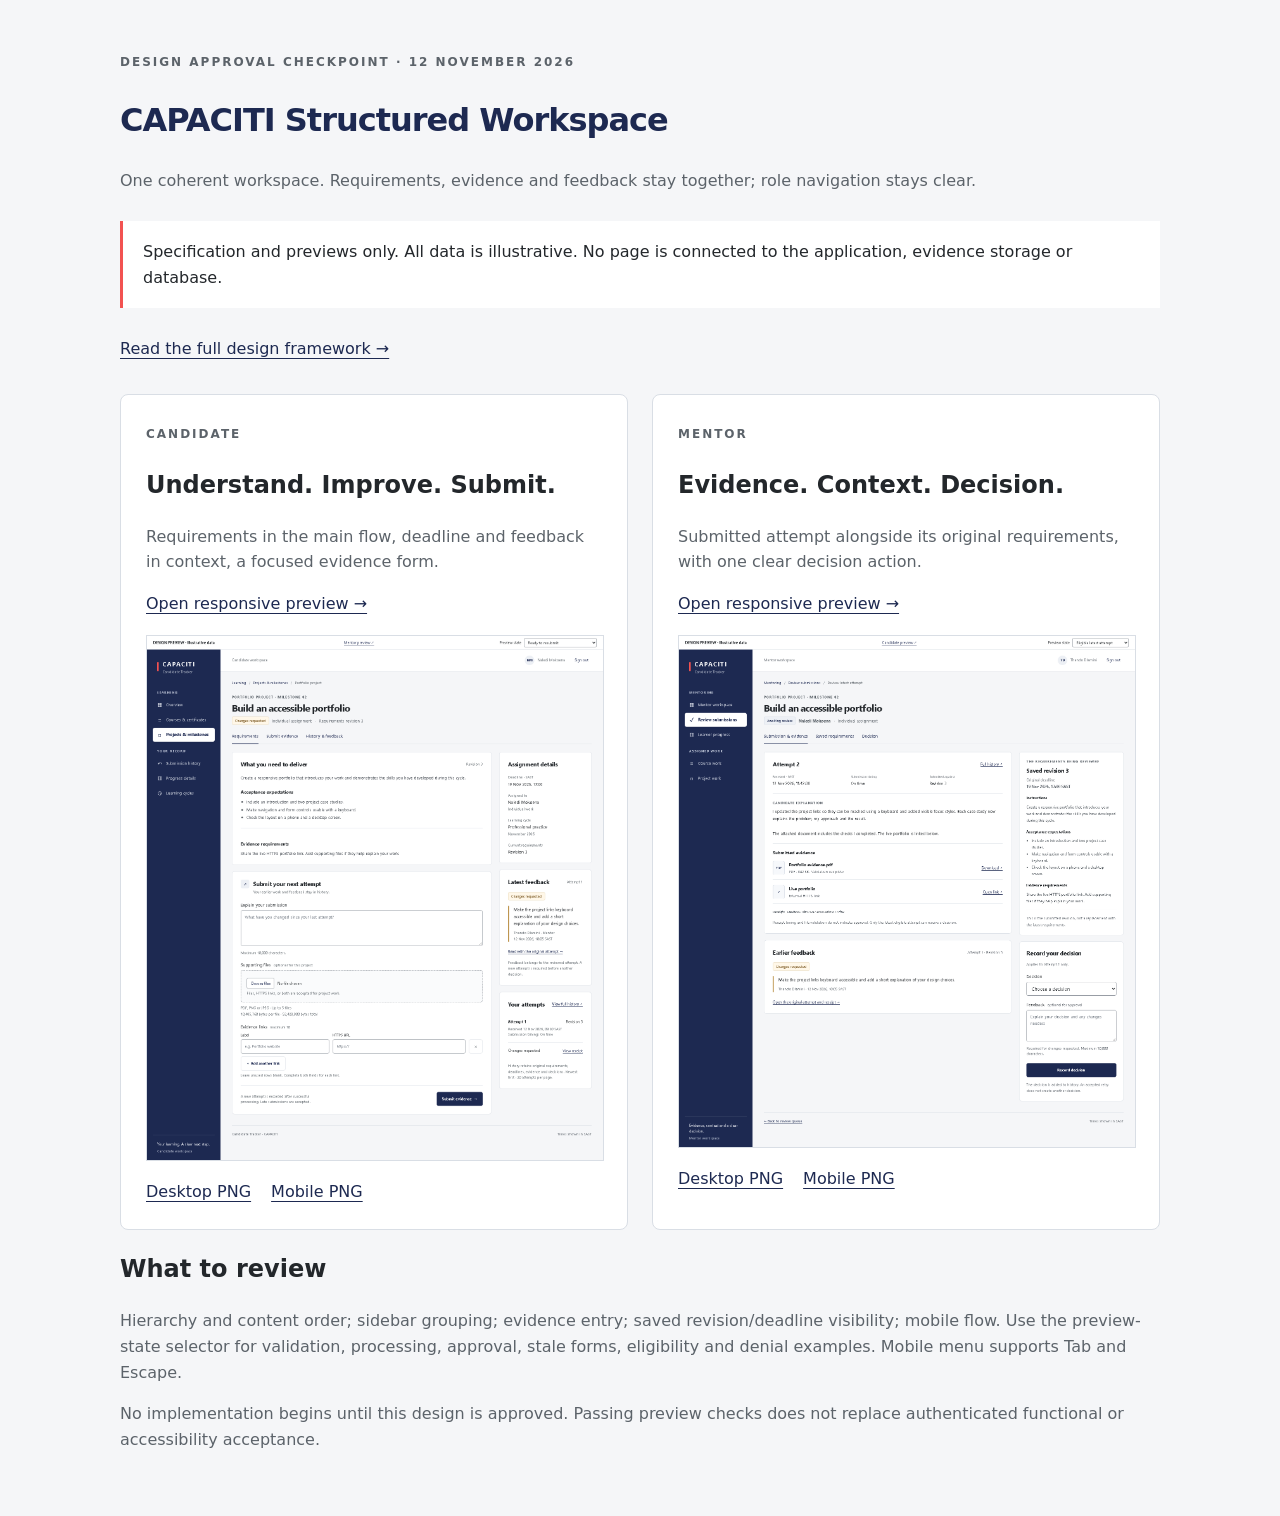
<file: docs/ui-previews/index.html>
<!doctype html><html lang="en"><head><meta charset="utf-8"><meta name="viewport" content="width=device-width,initial-scale=1"><title>CAPACITI Structured Workspace — design review</title><style>body{font:16px/1.6 system-ui,sans-serif;background:#f5f6f8;color:#23272b;margin:0}main{max-width:1040px;margin:auto;padding:48px 24px}h1{font-size:32px;color:#1d2951;letter-spacing:-1px}a{color:#1d2951;text-underline-offset:4px}a:focus-visible{outline:3px solid #1d2951;outline-offset:4px}.grid{display:grid;grid-template-columns:1fr 1fr;gap:24px;margin-top:32px}article{background:white;border:1px solid #d9dee5;border-radius:8px;padding:25px}img{width:100%;border:1px solid #d9dee5;margin:18px 0 10px}p{color:#5c636a}.label{font-size:12px;letter-spacing:2px;font-weight:700;color:#5c636a}.note{padding:18px 20px;border-left:3px solid #f25251;background:white;margin:28px 0}.links{display:flex;gap:20px;flex-wrap:wrap}@media(max-width:680px){.grid{grid-template-columns:1fr}main{padding:24px 16px}h1{font-size:27px}}</style></head><body><main><span class="label">DESIGN APPROVAL CHECKPOINT · 12 NOVEMBER 2026</span><h1>CAPACITI Structured Workspace</h1><p>One coherent workspace. Requirements, evidence and feedback stay together; role navigation stays clear.</p><div class="note">Specification and previews only. All data is illustrative. No page is connected to the application, evidence storage or database.</div><p><a href="../ui-design-framework.md">Read the full design framework →</a></p><div class="grid"><article><span class="label">CANDIDATE</span><h2>Understand. Improve. Submit.</h2><p>Requirements in the main flow, deadline and feedback in context, a focused evidence form.</p><a href="candidate-assignment.html">Open responsive preview →</a><img src="candidate-desktop.png" alt="Candidate desktop preview"><div class="links"><a href="candidate-desktop.png">Desktop PNG</a><a href="candidate-mobile.png">Mobile PNG</a></div></article><article><span class="label">MENTOR</span><h2>Evidence. Context. Decision.</h2><p>Submitted attempt alongside its original requirements, with one clear decision action.</p><a href="mentor-review.html">Open responsive preview →</a><img src="mentor-desktop.png" alt="Mentor desktop preview"><div class="links"><a href="mentor-desktop.png">Desktop PNG</a><a href="mentor-mobile.png">Mobile PNG</a></div></article></div><h2>What to review</h2><p>Hierarchy and content order; sidebar grouping; evidence entry; saved revision/deadline visibility; mobile flow. Use the preview-state selector for validation, processing, approval, stale forms, eligibility and denial examples. Mobile menu supports Tab and Escape.</p><p>No implementation begins until this design is approved. Passing preview checks does not replace authenticated functional or accessibility acceptance.</p></main></body></html>
</file>
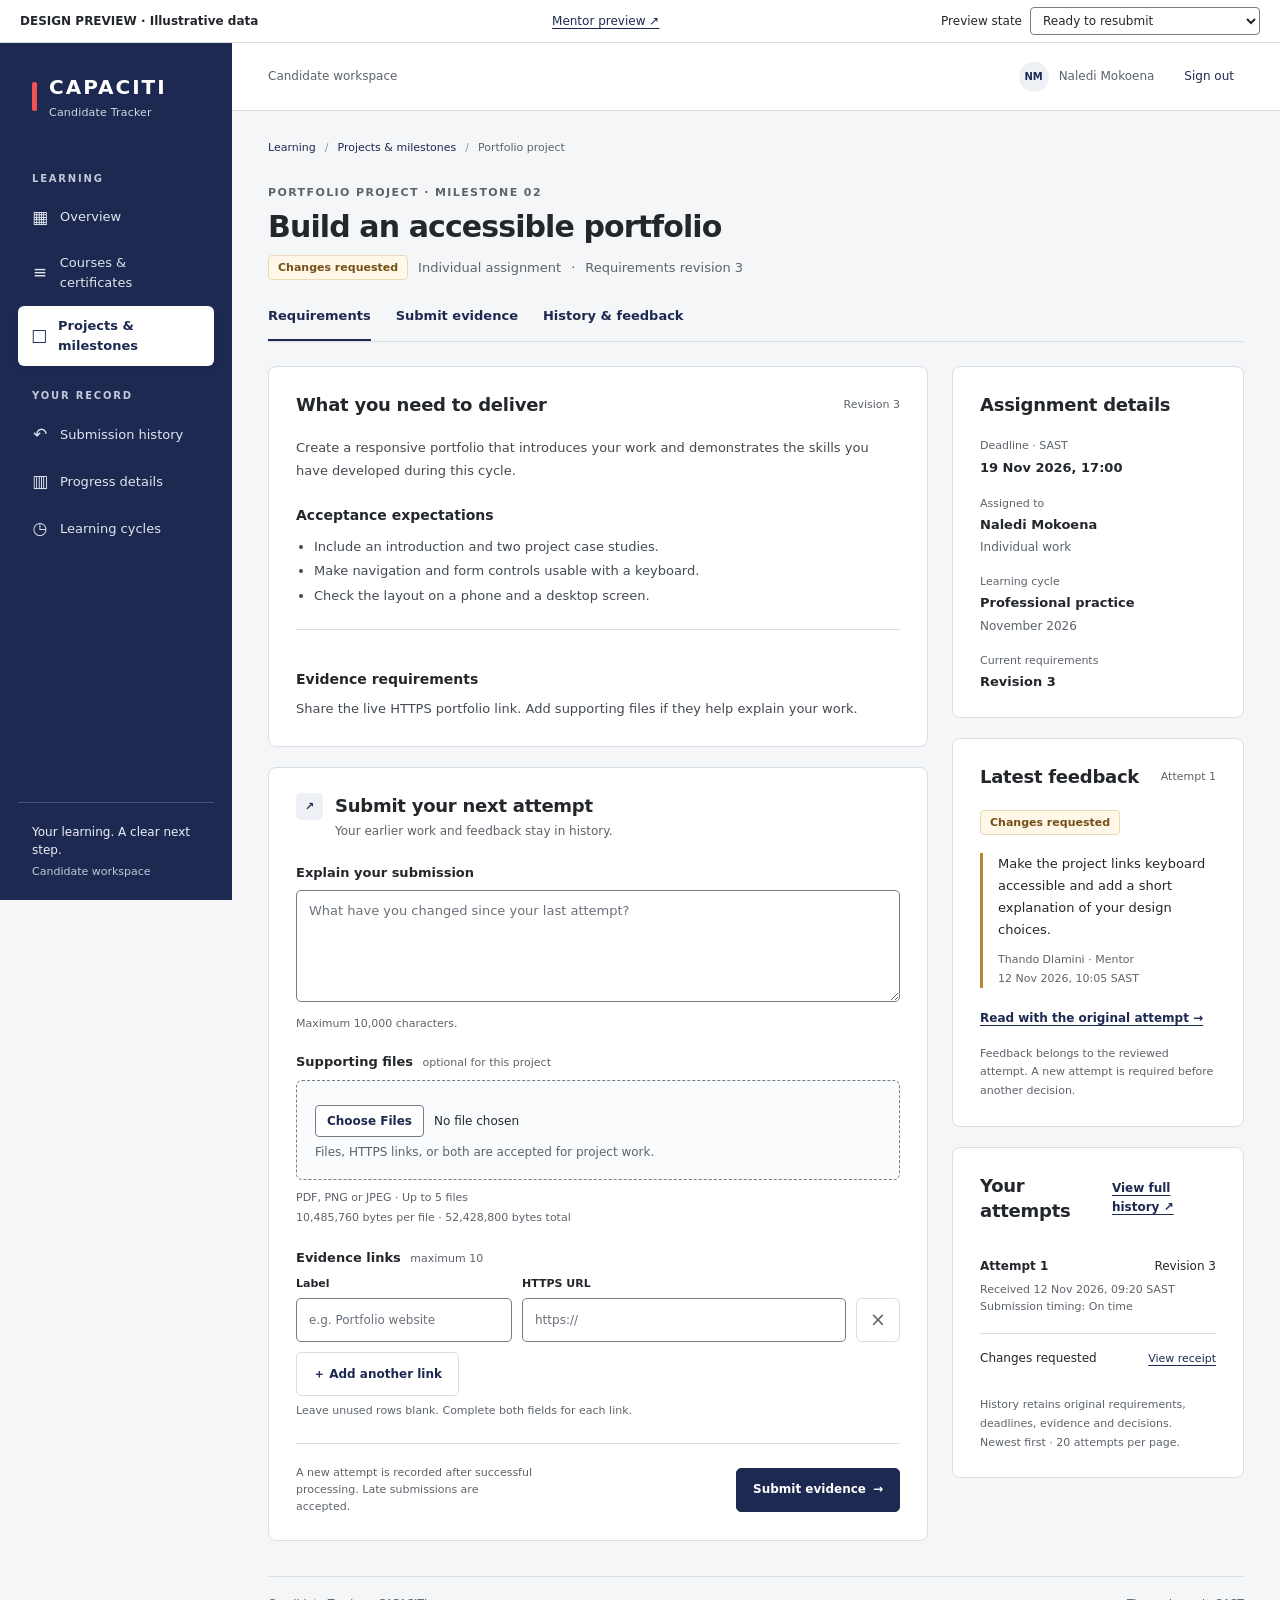
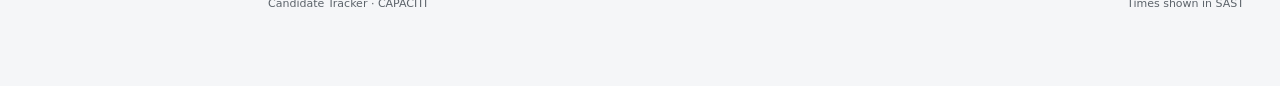
<file: docs/ui-previews/candidate-assignment.html>
<!doctype html>
<html lang="en"><head><meta charset="utf-8"><meta name="viewport" content="width=device-width,initial-scale=1"><title>Candidate assignment — design preview</title><link rel="stylesheet" href="workspace.css"><script src="preview.js" defer></script></head>
<body data-screen="candidate">
<a class="skip" href="#main">Skip to assignment</a>
<div class="preview-bar"><strong>DESIGN PREVIEW · Illustrative data</strong><a class="preview-other" href="mentor-review.html">Mentor preview ↗</a><label for="scenario">Preview state<select id="scenario"><option value="ready">Ready to resubmit</option><option value="validation">Validation error</option><option value="processing">Files processing</option><option value="approved">Effective approval</option><option value="requirements-changed">Approval invalidated</option><option value="reopened">Approval reopened</option><option value="stale">Requirements changed while open</option><option value="team-joiner">Team: later joiner</option><option value="denied">Access denied / former member</option></select></label></div>
<div class="scrim" data-scrim></div><aside class="sidebar" id="navigation" aria-label="Candidate navigation"><button class="close-menu" type="button" data-close>Close menu ×</button><div class="brand"><span class="brand-mark" aria-hidden="true"></span><div><strong>CAPACITI</strong><small>Candidate Tracker</small></div></div><nav aria-label="Main navigation"><p class="nav-label">Learning</p><a href="#" data-route="/Candidate"><span class="nav-symbol" aria-hidden="true">▦</span>Overview</a><a href="#" data-route="/Candidate/Courses"><span class="nav-symbol" aria-hidden="true">≡</span>Courses &amp; certificates</a><a href="#" data-route="/Candidate/Assignments" aria-current="page"><span class="nav-symbol" aria-hidden="true">□</span>Projects &amp; milestones</a><p class="nav-label">Your record</p><a href="#" data-route="/Candidate#submission-history"><span class="nav-symbol" aria-hidden="true">↶</span>Submission history</a><a href="#" data-route="/Candidate/Progress"><span class="nav-symbol" aria-hidden="true">▥</span>Progress details</a><a href="#" data-route="/Candidate#learning-context"><span class="nav-symbol" aria-hidden="true">◷</span>Learning cycles</a></nav><div class="sidebar-foot"><b>Your learning. A clear next step.</b>Candidate workspace</div></aside>
<div class="frame"><header class="topbar"><div class="top-context"><button class="menu-toggle" type="button" data-menu aria-controls="navigation" aria-expanded="false" aria-label="Open navigation">☰</button><span>Candidate workspace</span></div><div class="account"><span class="avatar" aria-hidden="true">NM</span><span class="account-name">Naledi Mokoena</span><button type="button" data-preview-action="No session is connected to this preview.">Sign out</button></div></header>
<main class="main" id="main" tabindex="-1"><div class="denied" data-denied hidden><p class="eyebrow">Learning workspace</p><h1>Assignment unavailable</h1><p>You cannot access this record with your current permissions.</p><p class="help-note">Return to your current assignments. Historical team credit does not grant access.</p><a class="button subtle" href="#" data-route="/Candidate/Assignments">View my assignments</a></div>
<div data-authorized><nav class="breadcrumbs" aria-label="Breadcrumb"><a href="#" data-route="/Candidate">Learning</a><span aria-hidden="true">/</span><a href="#" data-route="/Candidate/Assignments">Projects &amp; milestones</a><span aria-hidden="true">/</span><span>Portfolio project</span></nav>
<header class="heading"><p class="eyebrow">Portfolio project · Milestone 02</p><h1>Build an accessible portfolio</h1><div class="subline"><span class="badge warning" data-main-status>Changes requested</span><span>Individual assignment</span><span aria-hidden="true">·</span><span>Requirements revision 3</span></div></header>
<div class="notice" data-state-message hidden role="status"></div>
<nav class="section-nav" aria-label="Assignment sections"><a href="#requirements">Requirements</a><a href="#submission">Submit evidence</a><a href="#history">History &amp; feedback</a></nav>
<div class="workspace"><div class="primary-content">
<section class="panel requirements" id="requirements" aria-labelledby="requirements-title"><div class="panel-top"><h2 id="requirements-title">What you need to deliver</h2><span class="tag">Revision 3</span></div><p class="body-copy">Create a responsive portfolio that introduces your work and demonstrates the skills you have developed during this cycle.</p><h3>Acceptance expectations</h3><ul><li>Include an introduction and two project case studies.</li><li>Make navigation and form controls usable with a keyboard.</li><li>Check the layout on a phone and a desktop screen.</li></ul><div class="rule"><h3>Evidence requirements</h3><p class="body-copy">Share the live HTTPS portfolio link. Add supporting files if they help explain your work.</p></div></section>
<section class="panel" id="submission" aria-labelledby="submission-title" data-action-region><div class="form-heading"><span class="step" aria-hidden="true">↗</span><div><h2 id="submission-title">Submit your next attempt</h2><p>Your earlier work and feedback stay in history.</p></div></div>
<form data-demo-form novalidate><div class="notice danger" data-validation hidden role="alert"><b>Check your evidence link</b>Complete both the label and HTTPS URL, or remove the unused row.</div><div class="field"><label for="explanation">Explain your submission</label><textarea id="explanation" maxlength="10000" placeholder="What have you changed since your last attempt?" required></textarea><p class="hint">Maximum 10,000 characters.</p></div>
<div class="field"><label for="files">Supporting files <span class="optional">optional for this project</span></label><div class="file-box"><input id="files" type="file" accept=".pdf,.png,.jpg,.jpeg" multiple aria-describedby="file-limits"><p class="small muted">Files, HTTPS links, or both are accepted for project work.</p></div><p class="limits" id="file-limits">PDF, PNG or JPEG · Up to 5 files<br>10,485,760 bytes per file · 52,428,800 bytes total</p></div>
<div class="field"><label>Evidence links <span class="optional">maximum 10</span></label><div data-link-rows><fieldset class="evidence-row"><legend class="small" hidden>Link 1</legend><div><label for="label-0">Label</label><input type="text" id="label-0" placeholder="e.g. Portfolio website" maxlength="200"></div><div><label for="url-0">HTTPS URL</label><input type="url" id="url-0" placeholder="https://" maxlength="2000"></div><button class="remove" type="button" data-remove aria-label="Remove link 1">×</button></fieldset></div><button class="button subtle" type="button" data-add>＋ Add another link</button><p class="hint" data-link-status aria-live="polite">Leave unused rows blank. Complete both fields for each link.</p></div>
<div class="actions"><p>A new attempt is recorded after successful processing. Late submissions are accepted.</p><button class="button primary" type="submit">Submit evidence <span aria-hidden="true">→</span></button></div></form></section>
<section class="panel" data-processing hidden><h2>Evidence is processing</h2><p class="body-copy">Your files have been received for validation. This is not yet a submitted attempt or an approval.</p><p class="help-note">Files remain unavailable until processing succeeds.</p><button class="button subtle" type="button" data-preview-action="Preview only. The live processing page has an authorized refresh link.">Refresh processing status</button></section>
</div>
<aside class="context" aria-label="Assignment context"><section class="panel assignment-context"><div class="panel-top"><h2>Assignment details</h2></div><dl class="context-list"><div><dt>Deadline · SAST</dt><dd>19 Nov 2026, 17:00</dd></div><div><dt>Assigned to</dt><dd>Naledi Mokoena<small>Individual work</small></dd></div><div><dt>Learning cycle</dt><dd>Professional practice<small>November 2026</small></dd></div><div><dt>Current requirements</dt><dd>Revision 3</dd></div></dl></section>
<section class="panel feedback-panel"><div class="panel-top"><h2>Latest feedback</h2><span class="tag">Attempt 1</span></div><span class="badge warning">Changes requested</span><blockquote class="feedback"><p>Make the project links keyboard accessible and add a short explanation of your design choices.</p><p class="byline">Thando Dlamini · Mentor<br>12 Nov 2026, 10:05 SAST</p></blockquote><a class="text-link" href="#history">Read with the original attempt →</a><p class="help-note">Feedback belongs to the reviewed attempt. A new attempt is required before another decision.</p></section>
<section class="panel history-panel" id="history"><div class="panel-top"><h2>Your attempts</h2><a class="text-link" href="#" data-route="/Candidate/SubmissionHistory/{assignmentId}">View full history ↗</a></div><ol class="history-list"><li><div class="row-title"><strong>Attempt 1</strong><span>Revision 3</span></div><p>Received 12 Nov 2026, 09:20 SAST</p><p>Submission timing: On time</p><div class="link-row"><span>Changes requested</span><a href="#" data-route="/Candidate/SubmissionHistory/{assignmentId}">View receipt</a></div></li></ol><p class="help-note">History retains original requirements, deadlines, evidence and decisions. Newest first · 20 attempts per page.</p></section></aside>
</div><footer class="footer-note"><span>Candidate Tracker · CAPACITI</span><span>Times shown in SAST</span></footer></div></main></div>
<div class="preview-status" role="status" data-preview-status hidden></div></body></html>
</file>
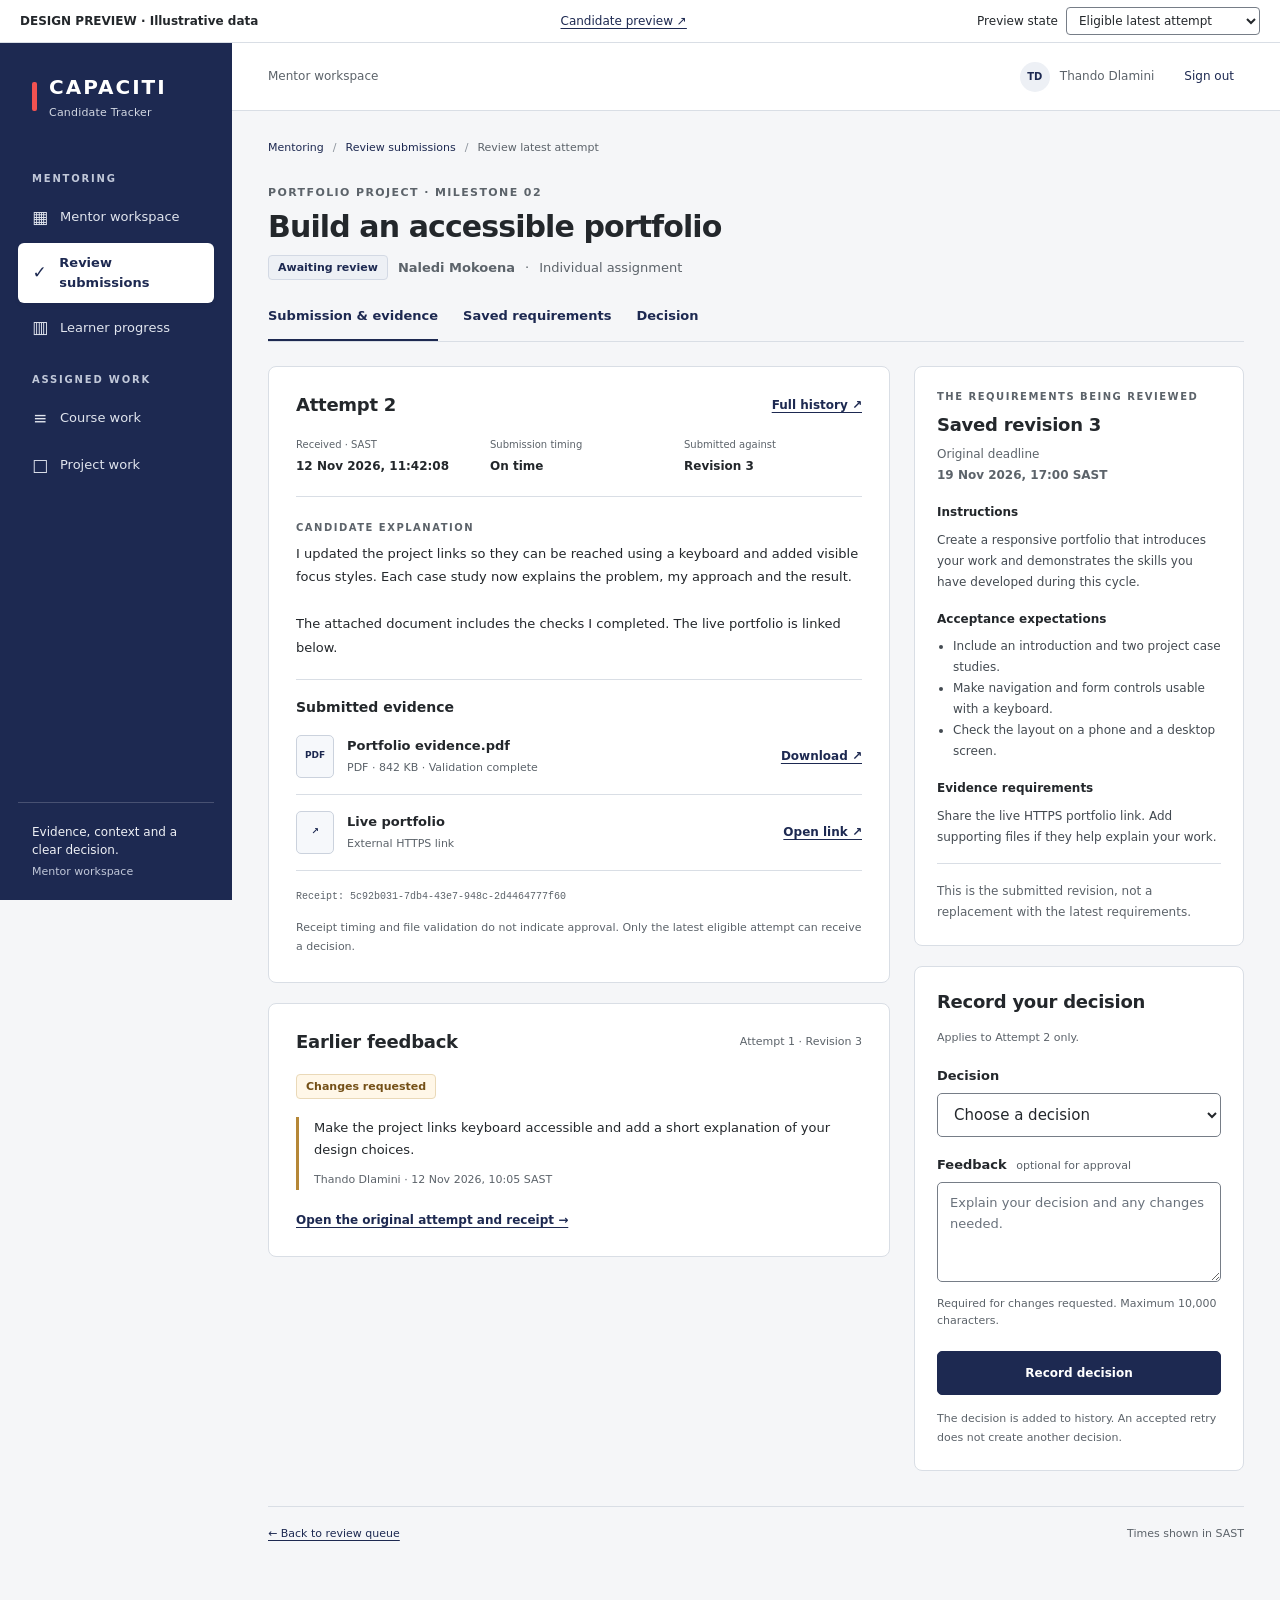
<file: docs/ui-previews/mentor-review.html>
﻿<!doctype html>
<html lang="en"><head><meta charset="utf-8"><meta name="viewport" content="width=device-width,initial-scale=1"><title>Mentor review — design preview</title><link rel="stylesheet" href="workspace.css"><script src="preview.js" defer></script></head>
<body data-screen="mentor"><a class="skip" href="#main">Skip to review</a><div class="preview-bar"><strong>DESIGN PREVIEW · Illustrative data</strong><a class="preview-other" href="candidate-assignment.html">Candidate preview ↗</a><label for="scenario">Preview state<select id="scenario"><option value="ready">Eligible latest attempt</option><option value="validation">Feedback required</option><option value="processing">Evidence unavailable</option><option value="approved">Effective approval</option><option value="requirements-changed">Fresh attempt required</option><option value="reopened">Approval reopened</option><option value="stale">Stale review form</option><option value="self">Self-review blocked</option><option value="denied">Out of scope / archived</option></select></label></div>
<div class="scrim" data-scrim></div><aside class="sidebar" id="navigation" aria-label="Mentor navigation"><button class="close-menu" type="button" data-close>Close menu ×</button><div class="brand"><span class="brand-mark" aria-hidden="true"></span><div><strong>CAPACITI</strong><small>Candidate Tracker</small></div></div><nav aria-label="Main navigation"><p class="nav-label">Mentoring</p><a href="#" data-route="/Mentor"><span class="nav-symbol" aria-hidden="true">▦</span>Mentor workspace</a><a href="#" data-route="/Mentor/ReviewQueue" aria-current="page"><span class="nav-symbol" aria-hidden="true">✓</span>Review submissions</a><a href="#" data-route="/Mentor/Progress"><span class="nav-symbol" aria-hidden="true">▥</span>Learner progress</a><p class="nav-label">Assigned work</p><a href="#" data-route="/Mentor/Courses"><span class="nav-symbol" aria-hidden="true">≡</span>Course work</a><a href="#" data-route="/Mentor/Assignments"><span class="nav-symbol" aria-hidden="true">□</span>Project work</a></nav><div class="sidebar-foot"><b>Evidence, context and a clear decision.</b>Mentor workspace</div></aside>
<div class="frame"><header class="topbar"><div class="top-context"><button class="menu-toggle" type="button" data-menu aria-controls="navigation" aria-expanded="false" aria-label="Open navigation">☰</button><span>Mentor workspace</span></div><div class="account"><span class="avatar" aria-hidden="true">TD</span><span class="account-name">Thando Dlamini</span><button type="button" data-preview-action="No session is connected to this preview.">Sign out</button></div></header>
<main class="main" id="main" tabindex="-1"><div class="denied" data-denied hidden><p class="eyebrow">Mentoring workspace</p><h1>Review unavailable</h1><p>You cannot access this record with your current permissions.</p><a class="button subtle" href="#" data-route="/Mentor/ReviewQueue">Return to review queue</a></div><div data-authorized>
<nav class="breadcrumbs" aria-label="Breadcrumb"><a href="#" data-route="/Mentor">Mentoring</a><span aria-hidden="true">/</span><a href="#" data-route="/Mentor/ReviewQueue">Review submissions</a><span aria-hidden="true">/</span><span>Review latest attempt</span></nav>
<header class="heading"><p class="eyebrow">Portfolio project · Milestone 02</p><h1>Build an accessible portfolio</h1><div class="subline"><span class="badge neutral" data-main-status>Awaiting review</span><strong>Naledi Mokoena</strong><span aria-hidden="true">·</span><span>Individual assignment</span></div></header>
<div class="notice" data-state-message hidden role="status"></div>
<nav class="section-nav" aria-label="Review sections"><a href="#evidence">Submission &amp; evidence</a><a href="#saved">Saved requirements</a><a href="#decision">Decision</a></nav>
<div class="workspace review-workspace"><div class="primary-content"><section class="panel" id="evidence"><div class="panel-top"><h2>Attempt 2</h2><a class="text-link" href="#" data-route="/Mentor/SubmissionHistory/{assignmentId}">Full history ↗</a></div><dl class="receipt-meta"><div><dt>Received · SAST</dt><dd>12 Nov 2026, 11:42:08</dd></div><div><dt>Submission timing</dt><dd>On time</dd></div><div><dt>Submitted against</dt><dd>Revision 3</dd></div></dl><span class="section-label">Candidate explanation</span><div class="explanation" style="padding-top:0">I updated the project links so they can be reached using a keyboard and added visible focus styles. Each case study now explains the problem, my approach and the result.<br><br>The attached document includes the checks I completed. The live portfolio is linked below.</div><div class="rule"><h3>Submitted evidence</h3><div class="file-item"><span class="file-symbol" aria-hidden="true">PDF</span><div class="file-info"><strong>Portfolio evidence.pdf</strong><p>PDF · 842 KB · Validation complete</p></div><a href="#" data-route="/Evidence/Download/{fileId}">Download ↗</a></div><div class="file-item"><span class="file-symbol" aria-hidden="true">↗</span><div class="file-info"><strong>Live portfolio</strong><p>External HTTPS link</p></div><a href="#" data-preview-action="Illustrative link only. No external portfolio is connected.">Open link ↗</a></div></div><p class="receipt">Receipt: 5c92b031-7db4-43e7-948c-2d4464777f60</p><p class="help-note">Receipt timing and file validation do not indicate approval. Only the latest eligible attempt can receive a decision.</p></section>
<section class="panel history-panel"><div class="panel-top"><h2>Earlier feedback</h2><span class="tag">Attempt 1 · Revision 3</span></div><span class="badge warning">Changes requested</span><blockquote class="feedback"><p>Make the project links keyboard accessible and add a short explanation of your design choices.</p><p class="byline">Thando Dlamini · 12 Nov 2026, 10:05 SAST</p></blockquote><a class="text-link" href="#" data-route="/Mentor/SubmissionHistory/{assignmentId}">Open the original attempt and receipt →</a></section></div>
<aside class="review-side" aria-label="Review context"><section class="panel saved-panel requirements" id="saved"><span class="section-label">The requirements being reviewed</span><h2>Saved revision 3</h2><p class="saved-label">Original deadline<br><strong>19 Nov 2026, 17:00 SAST</strong></p><h3>Instructions</h3><p class="body-copy">Create a responsive portfolio that introduces your work and demonstrates the skills you have developed during this cycle.</p><h3>Acceptance expectations</h3><ul><li>Include an introduction and two project case studies.</li><li>Make navigation and form controls usable with a keyboard.</li><li>Check the layout on a phone and a desktop screen.</li></ul><h3>Evidence requirements</h3><p class="body-copy">Share the live HTTPS portfolio link. Add supporting files if they help explain your work.</p><p class="help-note rule">This is the submitted revision, not a replacement with the latest requirements.</p></section>
<section class="panel decision-panel" id="decision" data-action-region><h2>Record your decision</h2><p class="help-note">Applies to Attempt 2 only.</p><form data-demo-form novalidate><div class="notice danger" data-validation hidden role="alert"><b>Add feedback</b>Changes requested requires nonblank feedback.</div><div class="field"><label for="decision-choice">Decision</label><select id="decision-choice"><option value="">Choose a decision</option><option value="approved">Approved</option><option value="changes">Changes requested</option></select></div><div class="field"><label for="feedback">Feedback <span class="optional" data-feedback-optional>optional for approval</span></label><textarea id="feedback" maxlength="10000" placeholder="Explain your decision and any changes needed."></textarea><p class="hint">Required for changes requested. Maximum 10,000 characters.</p></div><button class="button primary" type="submit">Record decision</button><p class="help-note">The decision is added to history. An accepted retry does not create another decision.</p></form></section></aside></div><footer class="footer-note"><a href="#" data-route="/Mentor/ReviewQueue">← Back to review queue</a><span>Times shown in SAST</span></footer></div></main></div><div class="preview-status" role="status" data-preview-status hidden></div></body></html>
</file>
<file: docs/ui-previews/workspace.css>
/* DESIGN PREVIEW ONLY. Observed CAPACITI tokens retained from the approved shell. */
:root{--brand-primary:#1d2951;--brand-accent:#f25251;--page:#f5f6f8;--surface:#fff;--ink:#23272b;--muted:#5c636a;--border:#d9dee5;--control:#767d87;--success:#226043;--success-bg:#edf6f0;--warning:#745017;--warning-bg:#fff7e8;--danger:#9e2633;--danger-bg:#fff0f1;--radius:8px;--sidebar:232px}
*{box-sizing:border-box}html{scroll-behavior:smooth;scroll-padding-top:96px}body{margin:0;background:var(--page);color:var(--ink);font:15px/1.55 system-ui,-apple-system,"Segoe UI",sans-serif}a{color:var(--brand-primary);text-underline-offset:3px}button,input,textarea,select{font:inherit}button,a,input,textarea,select{touch-action:manipulation}button{cursor:pointer}a:focus-visible,button:focus-visible,input:focus-visible,textarea:focus-visible,select:focus-visible,summary:focus-visible{outline:3px solid var(--brand-primary);outline-offset:3px}button:disabled{cursor:default}h1,h2,h3,p{margin:0}h1{font-size:30px;line-height:1.2;letter-spacing:-.9px;font-weight:650}h2{font-size:18px;line-height:1.4;letter-spacing:-.25px}h3{font-size:14px;font-weight:650}small,.small{font-size:12px}button{border-radius:6px}.muted{color:var(--muted)}.eyebrow{font-size:11px;text-transform:uppercase;letter-spacing:1.4px;font-weight:700;color:var(--muted);margin-bottom:8px}.skip{position:fixed;top:-80px;left:16px;background:white;padding:12px;z-index:100}.skip:focus{top:12px}
.preview-bar{min-height:42px;background:#fff;border-bottom:1px solid var(--border);display:flex;align-items:center;justify-content:space-between;padding:7px 20px;gap:12px;font-size:12px;position:relative;z-index:40}.preview-bar strong{font-weight:650}.preview-bar label{display:flex;gap:8px;align-items:center;white-space:nowrap}.preview-bar select{font-size:12px;max-width:230px;padding:4px 24px 4px 8px;border:1px solid var(--control);border-radius:4px;background:white}.preview-bar a{margin-left:12px}
.sidebar{width:var(--sidebar);position:fixed;top:42px;bottom:0;left:0;background:var(--brand-primary);color:#fff;padding:30px 18px 20px;display:flex;flex-direction:column;z-index:30}.brand{padding:0 14px 28px;display:flex;gap:12px;align-items:center}.brand-mark{width:5px;height:29px;border-radius:2px;background:var(--brand-accent)}.brand strong{font-size:20px;letter-spacing:2px;font-weight:700}.brand small{display:block;color:#d2d7e2;font-size:11px;letter-spacing:.2px;margin-top:1px}.nav-label{color:#c1c8d9;text-transform:uppercase;font-size:10px;font-weight:650;letter-spacing:1.8px;margin:22px 14px 9px}.sidebar nav a{color:#e1e5ee;text-decoration:none;min-height:44px;display:flex;gap:11px;align-items:center;padding:10px 13px;border-radius:6px;font-size:13px;margin-bottom:3px}.sidebar nav a:hover{background:#ffffff12}.sidebar nav a[aria-current]{background:#fff;color:var(--brand-primary);font-weight:650;box-shadow:0 2px 5px #0000000d}.nav-symbol{width:18px;font-size:17px;line-height:1;text-align:center}.sidebar a:focus-visible{outline-color:white}.sidebar-foot{margin-top:auto;border-top:1px solid #ffffff30;padding:20px 14px 0;font-size:11px;color:#c1c8d9}.sidebar-foot b{display:block;color:#eef0f5;font-size:12px;font-weight:500;margin-bottom:3px}.frame{margin-left:var(--sidebar)}.topbar{height:68px;background:#fff;border-bottom:1px solid var(--border);display:flex;justify-content:space-between;align-items:center;padding:0 36px;font-size:12px;color:var(--muted)}.account{display:flex;align-items:center;gap:10px}.avatar{height:30px;width:30px;display:grid;place-items:center;border-radius:50%;color:var(--brand-primary);background:#edf0f5;font-size:10px;font-weight:700}.account button{background:none;border:0;padding:10px;color:var(--brand-primary);font-size:12px;margin-left:10px}.menu-toggle,.close-menu{display:none}.main{max-width:1280px;margin:0 auto;padding:28px 36px 56px}.breadcrumbs{display:flex;gap:9px;align-items:center;font-size:11px;color:var(--muted);margin-bottom:28px;flex-wrap:wrap}.breadcrumbs a{text-decoration:none}.breadcrumbs span[aria-hidden]{color:#8d949d}.heading{margin-bottom:26px}.heading .subline{margin-top:10px;color:var(--muted);font-size:13px;display:flex;gap:10px;align-items:center;flex-wrap:wrap}.badge{border:1px solid var(--border);padding:3px 9px;border-radius:4px;background:#fff;display:inline-flex;font-size:11px;font-weight:600;align-items:center;gap:5px;color:var(--muted)}.badge.warning{color:var(--warning);background:var(--warning-bg);border-color:#ead9b8}.badge.success{color:var(--success);background:var(--success-bg);border-color:#c3dccb}.badge.neutral{color:var(--brand-primary);background:#edf0f5;border-color:#d3d9e4}.section-nav{display:flex;gap:25px;border-bottom:1px solid var(--border);margin-bottom:24px;overflow:auto;white-space:nowrap}.section-nav a{text-decoration:none;font-size:13px;font-weight:550;padding:0 0 13px}.section-nav a:first-child{border-bottom:2px solid var(--brand-primary)}.workspace{display:grid;grid-template-columns:minmax(0,1fr) 292px;gap:24px;align-items:start}.review-workspace{grid-template-columns:minmax(0,1fr) 330px}.panel{background:var(--surface);border:1px solid var(--border);border-radius:var(--radius);padding:25px 27px;margin-bottom:20px}.panel.flat{padding:0;background:none;border:0}.panel-top{display:flex;justify-content:space-between;align-items:center;gap:14px;margin-bottom:20px}.panel-top .tag{font-size:11px;color:var(--muted)}.section-label{font-size:10px;letter-spacing:1.5px;font-weight:700;color:var(--muted);text-transform:uppercase;display:block;margin-bottom:7px}.body-copy{font-size:13px;line-height:1.75;color:#434a51}.requirements h3{margin:22px 0 8px}.requirements ul{padding-left:18px;margin:6px 0 0;font-size:13px;line-height:1.9;color:#434a51}.rule{border-top:1px solid var(--border);padding-top:17px;margin-top:20px}.context-list{margin:0;display:grid;grid-template-columns:1fr;gap:17px}.context-list dt{font-size:11px;color:var(--muted);margin-bottom:3px}.context-list dd{margin:0;font-size:13px;font-weight:550}.context-list dd small{font-weight:400;display:block;color:var(--muted);margin-top:3px}.feedback{border-left:3px solid #b58737;padding-left:15px;margin:18px 0}.feedback p{font-size:13px;line-height:1.7}.feedback .byline{font-size:11px;color:var(--muted);margin-top:10px}.link-row{display:flex;justify-content:space-between;gap:10px;align-items:center;font-size:12px;border-top:1px solid var(--border);padding-top:15px;margin-top:18px}.help-note{font-size:11px;color:var(--muted);line-height:1.7;margin-top:15px}.text-link{font-size:12px;font-weight:550}.field{margin-bottom:20px}.field label{font-size:13px;font-weight:600;display:block;margin-bottom:7px}.field .optional{font-weight:400;color:var(--muted);font-size:11px;margin-left:5px}textarea,input[type=text],input[type=url],select{width:100%;border:1px solid var(--control);border-radius:5px;padding:10px 12px;color:var(--ink);background:#fff;min-height:44px}textarea{resize:vertical;min-height:112px;font-size:13px;line-height:1.6}::placeholder{color:#69717b;opacity:1}.hint{font-size:11px;color:var(--muted);margin-top:6px}.file-box{border:1px dashed var(--control);border-radius:6px;padding:18px;background:#fafbfc;margin-bottom:8px}.file-box input{font-size:12px;max-width:100%;min-height:44px;display:block;padding:6px 0}.file-box input::file-selector-button{background:#fff;border:1px solid var(--control);border-radius:4px;color:var(--brand-primary);font:600 12px system-ui;padding:8px 11px;margin-right:10px}.limits{font-size:11px;color:var(--muted);line-height:1.8}.evidence-row{border:0;padding:0;margin:0 0 10px;display:grid;grid-template-columns:1fr 1.5fr 44px;gap:10px;align-items:end;min-width:0}.evidence-row label{display:block;font-size:11px;font-weight:550;margin-bottom:6px}.evidence-row input{font-size:12px;min-width:0}.remove{height:44px;border:1px solid var(--border);background:#fff;color:var(--muted);font-size:19px}.button{border:1px solid var(--control);background:#fff;color:var(--brand-primary);min-height:44px;padding:10px 16px;font-size:12px;font-weight:650;text-decoration:none;display:inline-flex;justify-content:center;align-items:center;gap:7px;border-radius:5px}.button.primary{background:var(--brand-primary);border-color:var(--brand-primary);color:#fff}.button.primary:hover{background:#121e40}.button.subtle{border-color:var(--border)}.button:disabled{color:#6c737d;background:#edf0f3;border-color:var(--border)}.actions{border-top:1px solid var(--border);padding-top:20px;margin-top:24px;display:flex;align-items:center;justify-content:space-between;gap:12px}.actions p{font-size:11px;color:var(--muted);max-width:240px}.form-heading{display:flex;gap:12px;margin-bottom:22px;align-items:start}.step{background:#edf0f5;color:var(--brand-primary);width:27px;height:27px;border-radius:5px;display:grid;place-items:center;font-size:11px;font-weight:700;flex-shrink:0}.form-heading p{font-size:12px;color:var(--muted);margin-top:4px}.notice{border:1px solid #d3d9e4;background:#f0f3f8;padding:15px 18px;border-radius:6px;font-size:13px;line-height:1.65;margin-bottom:22px;color:var(--brand-primary)}.notice.warning{border-color:#ead9b8;background:var(--warning-bg);color:var(--warning)}.notice.danger{border-color:#ecc9cf;background:var(--danger-bg);color:var(--danger)}.notice.success{border-color:#c3dccb;background:var(--success-bg);color:var(--success)}.notice b{display:block;margin-bottom:3px}.history-list{padding:0;margin:0;list-style:none}.history-list li{padding:14px 0;border-top:1px solid var(--border);font-size:12px}.history-list li:first-child{border-top:0}.history-list .row-title{display:flex;justify-content:space-between;gap:12px;margin-bottom:5px}.history-list p{font-size:11px;color:var(--muted)}.history-list a{font-size:11px}.receipt-meta{display:grid;grid-template-columns:1fr 1fr 1fr;gap:16px;margin-bottom:23px;padding-bottom:20px;border-bottom:1px solid var(--border)}.receipt-meta dt{font-size:10px;color:var(--muted);margin-bottom:4px}.receipt-meta dd{margin:0;font-size:12px;font-weight:600}.file-item{padding:16px 0;display:flex;align-items:center;gap:13px;border-bottom:1px solid var(--border)}.file-symbol{width:38px;height:43px;border:1px solid #cbd2dd;border-radius:5px;background:#f6f8fb;display:grid;place-items:center;font-size:9px;font-weight:750;color:var(--brand-primary);flex-shrink:0}.file-item .file-info{flex:1;min-width:0}.file-info strong{display:block;font-size:13px;overflow-wrap:anywhere}.file-info p{font-size:11px;color:var(--muted);margin-top:3px}.file-item a{font-size:12px;font-weight:550}.explanation{font-size:13px;line-height:1.8;padding-top:19px}.receipt{font-family:ui-monospace,Consolas,monospace;overflow-wrap:anywhere;font-size:10px;color:var(--muted);padding-top:18px}.review-side .panel{padding:22px}.saved-label{font-size:11px;color:var(--muted);margin:7px 0 16px}.review-side .requirements h3{font-size:12px;margin-top:17px}.review-side .requirements p,.review-side .requirements li{font-size:12px;line-height:1.75}.review-side ul{padding-left:16px}.decision-panel .field{margin-top:18px;margin-bottom:14px}.decision-panel .button{width:100%;margin-top:8px}.decision-panel textarea{min-height:100px}.footer-note{font-size:11px;color:var(--muted);padding:18px 0;border-top:1px solid var(--border);margin-top:15px;display:flex;justify-content:space-between;gap:10px}.scrim{display:none}.close-menu{border:1px solid #ffffff70;background:none;color:white;height:44px;padding:0 13px;align-self:end}.denied{padding:44px;background:#fff;border:1px solid var(--border);border-radius:8px}.denied h1{font-size:25px;margin-bottom:15px}[hidden]{display:none!important}.preview-status{position:fixed;bottom:20px;left:calc(var(--sidebar) + 25px);right:25px;z-index:60;background:#fff;border:1px solid var(--control);box-shadow:0 5px 25px #00000020;border-radius:6px;padding:16px 20px;font-size:13px}.demo-disabled{font-size:11px;color:var(--muted)}
@media(min-width:1500px){.main{padding-top:36px}.workspace{grid-template-columns:minmax(0,1fr) 310px}.review-workspace{grid-template-columns:minmax(0,1fr) 350px}}
@media(max-width:1100px){.main{padding:26px 24px 40px}.topbar{padding:0 24px}.workspace,.review-workspace{grid-template-columns:minmax(0,1fr) 265px;gap:18px}.panel{padding:22px}.review-side .panel{padding:18px}}
@media(max-width:900px){.sidebar{top:0;transform:translateX(-100%);width:280px;transition:none}.sidebar.open{transform:none}.frame{margin-left:0}.menu-toggle{display:inline-grid;place-items:center;min-width:44px;height:44px;border:0;background:white;color:var(--brand-primary);font-size:21px;margin-left:-10px}.close-menu{display:block}.topbar{height:62px;gap:12px}.top-context{display:flex;align-items:center;gap:10px}.scrim.open{display:block;position:fixed;inset:0;background:#10182766;z-index:29}.preview-status{left:16px;right:16px}.workspace,.review-workspace{grid-template-columns:minmax(0,1fr) 280px}}
@media(max-width:680px){h1{font-size:25px;letter-spacing:-.6px}.preview-bar{padding:8px 16px;display:block;min-height:72px}.preview-bar label{margin-top:6px;justify-content:space-between}.preview-bar select{width:64%;max-width:none;font-size:11px}.preview-bar .preview-other{float:right}.topbar{padding:0 16px}.account-name{display:none}.account button{margin-left:0;padding:10px 0 10px 8px}.top-context>span{font-size:11px}.avatar{height:27px;width:27px}.main{padding:22px 16px 30px}.breadcrumbs{margin-bottom:21px;font-size:10px;gap:6px}.heading{margin-bottom:22px}.heading .subline{font-size:12px;gap:7px}.section-nav{gap:23px;margin-bottom:20px}.section-nav a{font-size:12px}.workspace,.review-workspace{display:flex;flex-direction:column;gap:0}.workspace>*,.review-workspace>*{width:100%;min-width:0}.context{display:contents}.context .assignment-context{order:-2}.context .feedback-panel{order:-1}.workspace>.primary-content{order:0}.context .history-panel{order:1}.panel{padding:20px;margin-bottom:16px}.assignment-context .context-list{grid-template-columns:1fr 1fr;gap:14px}.assignment-context .panel-top{margin-bottom:16px}.context-list dt{font-size:10px}.context-list dd{font-size:12px}.panel-top{margin-bottom:16px}.panel-top .tag{font-size:10px}.feedback{margin:12px 0}.feedback-panel .help-note{display:none}.review-side{display:contents}.review-side .saved-panel{order:1}.review-side .decision-panel{order:2}.review-workspace>.primary-content{order:0}.review-side .history-panel{order:3}.evidence-row{grid-template-columns:1fr 44px;gap:8px}.evidence-row>div:first-child{grid-column:1/-1}.evidence-row>div:nth-child(2){grid-column:1}.actions{align-items:stretch;flex-direction:column}.actions .button{width:100%;order:-1}.actions p{max-width:none}.receipt-meta{grid-template-columns:1fr 1fr;gap:14px}.receipt-meta>div:last-child{grid-column:1/-1}.file-item{flex-wrap:wrap}.file-item a{margin-left:51px}.footer-note{font-size:10px}.decision-panel .button{min-height:46px}}
@media(prefers-reduced-motion:reduce){html{scroll-behavior:auto}}
/* Preview-toolbar controls are outside the product's 44px touch-target system. */
.preview-bar select{min-height:28px}
.account button{min-height:44px}
@media(max-width:680px){
 .workspace .panel{width:100%}
 .evidence-row>div:first-of-type{grid-column:1/-1}
 .evidence-row>div:nth-of-type(2){grid-column:1}
 .evidence-row .remove{grid-column:2}
 .review-workspace>.primary-content{display:contents}
 .review-workspace #evidence{order:0}
 .review-workspace .primary-content>.history-panel{order:3}
}
</file>
